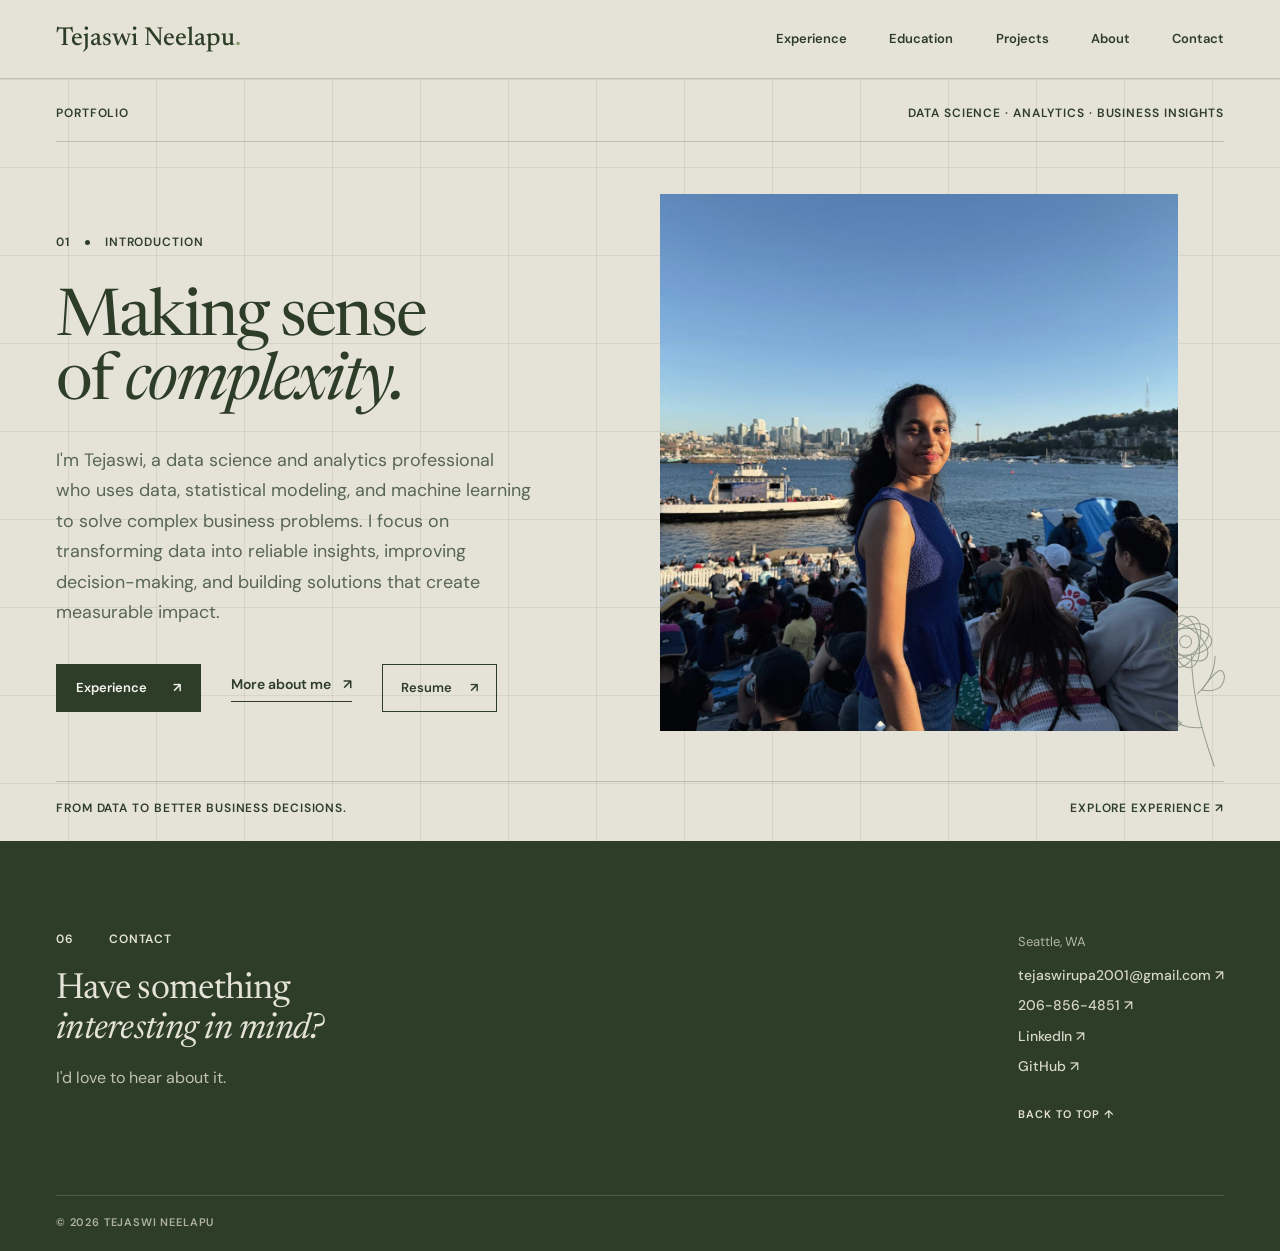
<file: index.html>
<!DOCTYPE html>
<html lang="en">
<head>
  <meta charset="UTF-8">
  <meta name="viewport" content="width=device-width, initial-scale=1">

  <meta name="theme-color" content="#e5e3d7">
  <meta name="description"
        content="Tejaswi Neelapu — Data Science, Analytics, and Business Problem Solving.">

  <title>Tejaswi Neelapu — Portfolio</title>

  <link rel="preconnect" href="https://fonts.googleapis.com">
  <link rel="preconnect" href="https://fonts.gstatic.com" crossorigin>

  <link href="https://fonts.googleapis.com/css2?family=DM+Sans:wght@400;500;600;700&family=Newsreader:opsz,wght@6..72,400;6..72,500;6..72,600&display=swap"
        rel="stylesheet">

  <link rel="stylesheet" href="./styles.css?v=20261115-heading-scale">
  <script defer src="./script.js"></script>
</head>

<body>

  <a class="skip-link" href="#main">Skip to content</a>

  <header class="site-header">
    <div class="wrap header-layout">

      <a class="wordmark" href="./">
        Tejaswi Neelapu<span class="wordmark-period">.</span>
      </a>

      <nav id="main-nav" aria-label="Main navigation">
        <a href="experience.html">Experience</a><a href="education.html">Education</a>
        <a href="projects.html">Projects</a>
        <a href="about.html">About</a>
        <a href="contact.html">Contact</a>
      </nav>

      <button
        class="mobile-menu"
        aria-controls="main-nav"
        aria-expanded="false"
        aria-label="Toggle navigation">
        <span></span>
        <span></span>
      </button>

    </div>
  </header>

  <main id="main">

    <section class="hero grid-paper"
             id="top"
             aria-labelledby="hero-title">

      <div class="wrap">

        <div class="micro hero-topline">
          <span>PORTFOLIO</span>
          <span>DATA SCIENCE · ANALYTICS · BUSINESS INSIGHTS</span>
        </div>

        <div class="hero-layout">

          <div class="hero-copy">

            <span class="index-label">
              01 <span class="section-dot"></span> INTRODUCTION
            </span>

            <h1 id="hero-title">
              Making sense<br>
              of <em>complexity.</em>
            </h1>

            <p class="hero-lead">
              I'm Tejaswi, a data science and analytics
              professional who uses data, statistical modeling,
              and machine learning to solve complex business
              problems. I focus on transforming data into reliable
              insights, improving decision-making, and building
              solutions that create measurable impact.
            </p>

            <div class="hero-actions">

              <a class="button-primary" href="experience.html">
                Experience
                <span aria-hidden="true">↗</span>
              </a>

              <a class="quiet-link" href="about.html">
                More about me
                <span aria-hidden="true">↗</span>
              </a>

              <a class="button-secondary"
                 href="https://docs.google.com/document/d/1r0PCnynH_2kTYm6OLGcbWLCYXvSWXSSyqvhRMf-GC34/edit?tab=t.0"
                 target="_blank"
                 rel="noopener noreferrer">
                Resume
                <span aria-hidden="true">↗</span>
              </a>

            </div>
          </div>

          <div class="hero-visual">

            <div class="portrait-mat">
              <img
                src="./assets/tejaswi-portrait.jpeg"
                alt="Tejaswi at the Seattle waterfront"
                fetchpriority="high">
            </div>

            <svg
              aria-hidden="true"
              class="hero-flower botanical"
              fill="none"
              viewBox="0 0 160 235">

              <path d="M80 228C79 191 76 143 94 78"/>
              <path d="M80 174C54 169 48 155 40 145"/>
              <path d="M87 129C112 117 120 100 124 88"/>

              <ellipse cx="92" cy="58" rx="18" ry="35"
                       transform="rotate(7 92 58)"/>
              <ellipse cx="92" cy="58" rx="18" ry="35"
                       transform="rotate(75 92 58)"/>
              <ellipse cx="92" cy="58" rx="18" ry="35"
                       transform="rotate(145 92 58)"/>
              <ellipse cx="92" cy="58" rx="18" ry="35"
                       transform="rotate(215 92 58)"/>
              <ellipse cx="92" cy="58" rx="18" ry="35"
                       transform="rotate(285 92 58)"/>

              <circle cx="92" cy="58" r="8"/>

              <path d="M55 160Q22 118 26 148Q34 174 55 160Z"/>
              <path d="M94 126Q132 95 128 118Q119 139 94 126Z"/>

            </svg>

          </div>
        </div>

        <div class="micro hero-baseline">
          <span>FROM DATA TO BETTER BUSINESS DECISIONS.</span>

          <a href="experience.html">
            EXPLORE EXPERIENCE
            <span aria-hidden="true">↗</span>
          </a>
        </div>

      </div>
    </section>

  </main>

  <footer id="contact">
  <div class="wrap footer-layout">
    <div class="footer-intro">
      <span class="index-label">06 <span class="section-dot"></span> CONTACT</span>
      <h2>Have something<br><em>interesting in mind?</em></h2>
      <p>I'd love to hear about it.</p>
    </div>
    <div class="footer-right">
      <div class="footer-contact-links" aria-label="Contact and social links">
        <span class="footer-location">Seattle, WA</span>
        <a href="mailto:tejaswirupa2001@gmail.com">tejaswirupa2001@gmail.com <span aria-hidden="true">↗</span></a>
        <a href="tel:+12068564851">206-856-4851 <span aria-hidden="true">↗</span></a>
        <a href="https://www.linkedin.com/in/tejaswirupa/" target="_blank" rel="noopener noreferrer">LinkedIn <span aria-hidden="true">↗</span></a>
        <a href="https://github.com/tejaswirupa" target="_blank" rel="noopener noreferrer">GitHub <span aria-hidden="true">↗</span></a>
      </div>
      <a class="back-top" href="#main">BACK TO TOP ↑</a>
    </div>
  </div>
  <div class="wrap copyright">© <span id="year">2026</span> TEJASWI NEELAPU</div>
</footer>

</body>
</html>
</file>
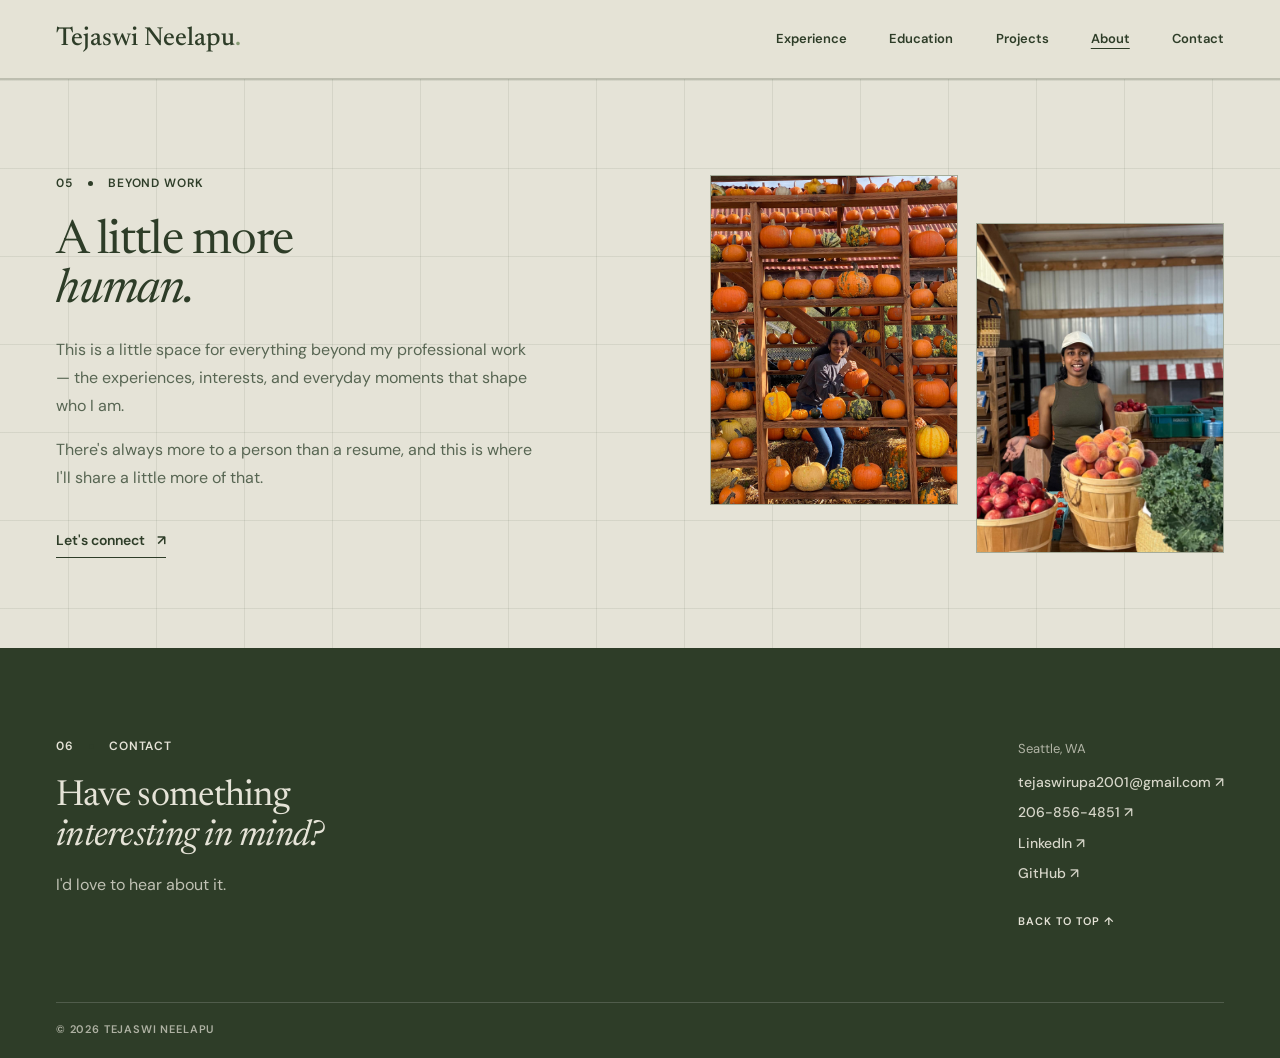
<file: about.html>
<!DOCTYPE html>
<html lang="en">
<head>
  <meta charset="UTF-8">
  <meta name="viewport" content="width=device-width, initial-scale=1">

  <meta name="theme-color" content="#e5e3d7">
  <meta name="description" content="Get to know Tejaswi Neelapu beyond her professional work.">

  <title>About — Tejaswi Neelapu</title>

  <link rel="preconnect" href="https://fonts.googleapis.com">
  <link rel="preconnect" href="https://fonts.gstatic.com" crossorigin>
  <link href="https://fonts.googleapis.com/css2?family=DM+Sans:wght@400;500;600;700&family=Newsreader:opsz,wght@6..72,400;6..72,500;6..72,600&display=swap" rel="stylesheet">

  <link rel="stylesheet" href="./styles.css?v=20261115-heading-scale">
  <script src="./script.js" defer></script>
</head>

<body>
  <a class="skip-link" href="#main">Skip to content</a>

  <header class="site-header">
    <div class="wrap header-layout">
      <a class="wordmark" href="index.html">
        Tejaswi Neelapu<span class="wordmark-period">.</span>
      </a>

      <nav id="main-nav" aria-label="Main navigation">
        <a href="experience.html">Experience</a><a href="education.html">Education</a>
        <a href="projects.html">Projects</a>
        <a href="about.html" aria-current="page">About</a>
        <a href="contact.html">Contact</a>
      </nav>

      <button
        class="mobile-menu"
        aria-label="Toggle navigation"
        aria-controls="main-nav"
        aria-expanded="false"
      >
        <span></span>
        <span></span>
      </button>
    </div>
  </header>

  <main id="main">
    <section
      class="section about-section grid-paper"
      id="about"
      aria-labelledby="about-title"
    >
      <div class="wrap about-grid">

        <div>
          <span class="index-label">
            05 <span class="section-dot"></span> BEYOND WORK
          </span>

          <h2 id="about-title">
            A little more<br>
            <em>human.</em>
          </h2>

          <p>
            This is a little space for everything beyond my
            professional work — the experiences, interests,
            and everyday moments that shape who I am.
          </p>

          <p>
            There's always more to a person than a resume,
            and this is where I'll share a little more of that.
          </p>

          <a class="quiet-link" href="contact.html">
            Let's connect <span aria-hidden="true">↗</span>
          </a>
        </div>

        <div class="personal-gallery" aria-label="Personal photographs">

          <figure>
            <img
              class="personal-photo"
              src="./assets/about-photo-1.jpeg"
              alt="Tejaswi enjoying a moment outside of work"
              loading="lazy"
            >
          </figure>

          <figure>
            <img
              class="personal-photo"
              src="./assets/about-photo-2.jpeg"
              alt="Another personal photograph of Tejaswi"
              loading="lazy"
            >
          </figure>

        </div>
      </div>
    </section>
  </main>

  <footer id="contact">
  <div class="wrap footer-layout">
    <div class="footer-intro">
      <span class="index-label">06 <span class="section-dot"></span> CONTACT</span>
      <h2>Have something<br><em>interesting in mind?</em></h2>
      <p>I'd love to hear about it.</p>
    </div>
    <div class="footer-right">
      <div class="footer-contact-links" aria-label="Contact and social links">
        <span class="footer-location">Seattle, WA</span>
        <a href="mailto:tejaswirupa2001@gmail.com">tejaswirupa2001@gmail.com <span aria-hidden="true">↗</span></a>
        <a href="tel:+12068564851">206-856-4851 <span aria-hidden="true">↗</span></a>
        <a href="https://www.linkedin.com/in/tejaswirupa/" target="_blank" rel="noopener noreferrer">LinkedIn <span aria-hidden="true">↗</span></a>
        <a href="https://github.com/tejaswirupa" target="_blank" rel="noopener noreferrer">GitHub <span aria-hidden="true">↗</span></a>
      </div>
      <a class="back-top" href="#main">BACK TO TOP ↑</a>
    </div>
  </div>
  <div class="wrap copyright">© <span id="year">2026</span> TEJASWI NEELAPU</div>
</footer>
</body>
</html>
</file>
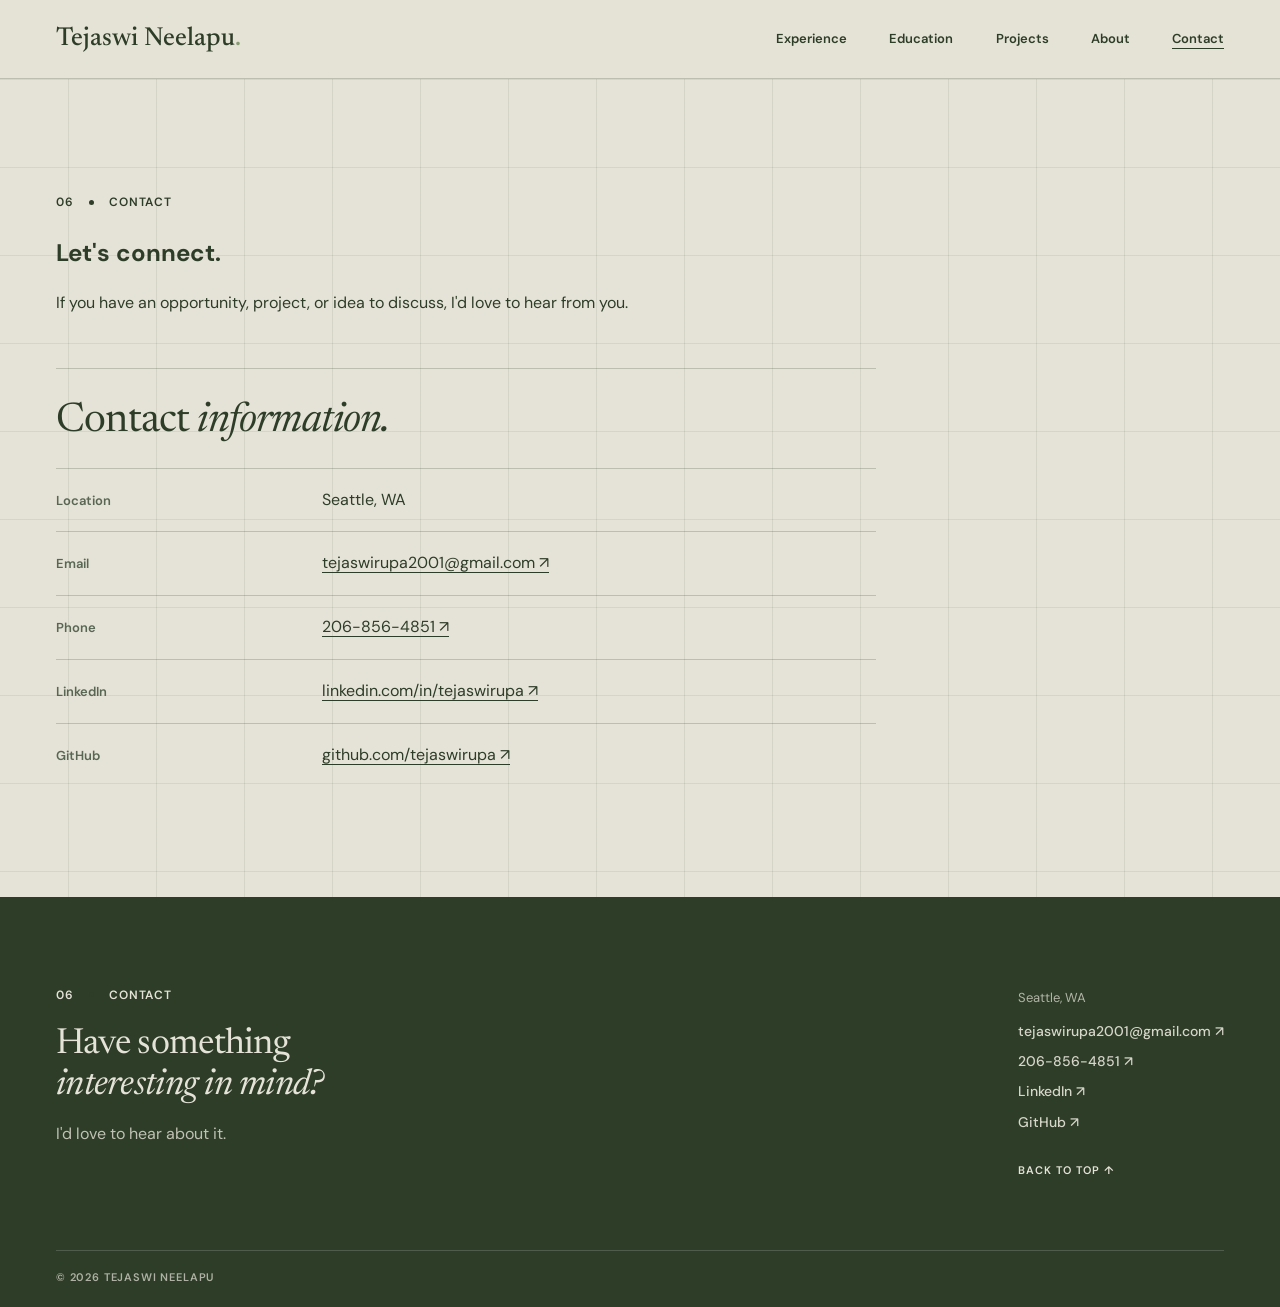
<file: contact.html>
<!DOCTYPE html>

<html lang="en">
<head>
<meta charset="utf-8"/>
<meta content="width=device-width, initial-scale=1" name="viewport"/>
<meta content="#e5e3d7" name="theme-color"/>
<meta content="Portfolio of Tejaswi Neelapu — data engineering, analytics, and applied AI." name="description"/>
<title>Contact — Tejaswi Neelapu</title>
<link href="https://fonts.googleapis.com" rel="preconnect"/>
<link crossorigin="" href="https://fonts.gstatic.com" rel="preconnect"/>
<link href="https://fonts.googleapis.com/css2?family=DM+Sans:wght@400;500;600;700&amp;family=Newsreader:opsz,wght@6..72,400;6..72,500;6..72,600&amp;display=swap" rel="stylesheet"/>
<link href="./styles.css?v=20261115-heading-scale" rel="stylesheet"/>
<script defer="" src="./script.js"></script>

<style>
/* Contact-page-only details; existing site typography and palette stay intact. */
.contact-information{max-width:820px;margin-top:52px;border-top:1px solid var(--line)}
.contact-information h2{font:400 clamp(28px,3.2vw,42px)/1.1 var(--serif);letter-spacing:-.02em;margin:30px 0 24px}
.contact-info-row{display:grid;grid-template-columns:minmax(105px,30%) minmax(0,1fr);gap:20px;align-items:baseline;border-top:1px solid var(--line);padding:19px 0}
.contact-info-row>span:first-child{font-size:13px;font-weight:600;color:var(--muted)}
.contact-info-row>span:last-child,.contact-info-row>a{font-size:16px;overflow-wrap:anywhere}
.contact-info-row>a{text-decoration:underline;text-underline-offset:4px;text-decoration-thickness:1px}
.contact-info-row>a:hover{color:var(--muted)}
@media(max-width:700px){.contact-information{margin-top:36px}.contact-info-row{grid-template-columns:1fr;gap:5px;padding:16px 0}}
</style>
</head>
<body>
<a class="skip-link" href="#main">Skip to content</a>
<header class="site-header">
<div class="wrap header-layout">
<a class="wordmark" href="index.html">Tejaswi Neelapu<span class="wordmark-period">.</span></a>
<nav aria-label="Main navigation" id="main-nav">
<a href="experience.html">Experience</a><a href="education.html">Education</a><a href="projects.html">Projects</a><a href="about.html">About</a><a aria-current="page" href="contact.html">Contact</a>
</nav>
<button aria-controls="main-nav" aria-expanded="false" aria-label="Toggle navigation" class="mobile-menu"><span></span><span></span></button>
</div>
</header>
<main id="main">




<section aria-labelledby="contact-title" class="section contact-page grid-paper">
  <div class="wrap">
    <span class="index-label">06 <span class="section-dot"></span> CONTACT</span>
    <h1 id="contact-title">Let's connect.</h1>
    <p>If you have an opportunity, project, or idea to discuss, I'd love to hear from you.</p>
    <div class="contact-information">
      <h2>Contact <em>information.</em></h2>
      <div class="contact-info-row"><span>Location</span><span>Seattle, WA</span></div>
      <div class="contact-info-row"><span>Email</span><a href="mailto:tejaswirupa2001@gmail.com">tejaswirupa2001@gmail.com ↗</a></div>
      <div class="contact-info-row"><span>Phone</span><a href="tel:+12068564851">206-856-4851 ↗</a></div>
      <div class="contact-info-row"><span>LinkedIn</span><a href="https://www.linkedin.com/in/tejaswirupa/" target="_blank" rel="noopener noreferrer">linkedin.com/in/tejaswirupa ↗</a></div>
      <div class="contact-info-row"><span>GitHub</span><a href="https://github.com/tejaswirupa" target="_blank" rel="noopener noreferrer">github.com/tejaswirupa ↗</a></div>
    </div>
  </div>
</section></main>
<footer id="contact">
  <div class="wrap footer-layout">
    <div class="footer-intro">
      <span class="index-label">06 <span class="section-dot"></span> CONTACT</span>
      <h2>Have something<br><em>interesting in mind?</em></h2>
      <p>I'd love to hear about it.</p>
    </div>
    <div class="footer-right">
      <div class="footer-contact-links" aria-label="Contact and social links">
        <span class="footer-location">Seattle, WA</span>
        <a href="mailto:tejaswirupa2001@gmail.com">tejaswirupa2001@gmail.com <span aria-hidden="true">↗</span></a>
        <a href="tel:+12068564851">206-856-4851 <span aria-hidden="true">↗</span></a>
        <a href="https://www.linkedin.com/in/tejaswirupa/" target="_blank" rel="noopener noreferrer">LinkedIn <span aria-hidden="true">↗</span></a>
        <a href="https://github.com/tejaswirupa" target="_blank" rel="noopener noreferrer">GitHub <span aria-hidden="true">↗</span></a>
      </div>
      <a class="back-top" href="#main">BACK TO TOP ↑</a>
    </div>
  </div>
  <div class="wrap copyright">© <span id="year">2026</span> TEJASWI NEELAPU</div>
</footer>
</body>
</html>
</file>
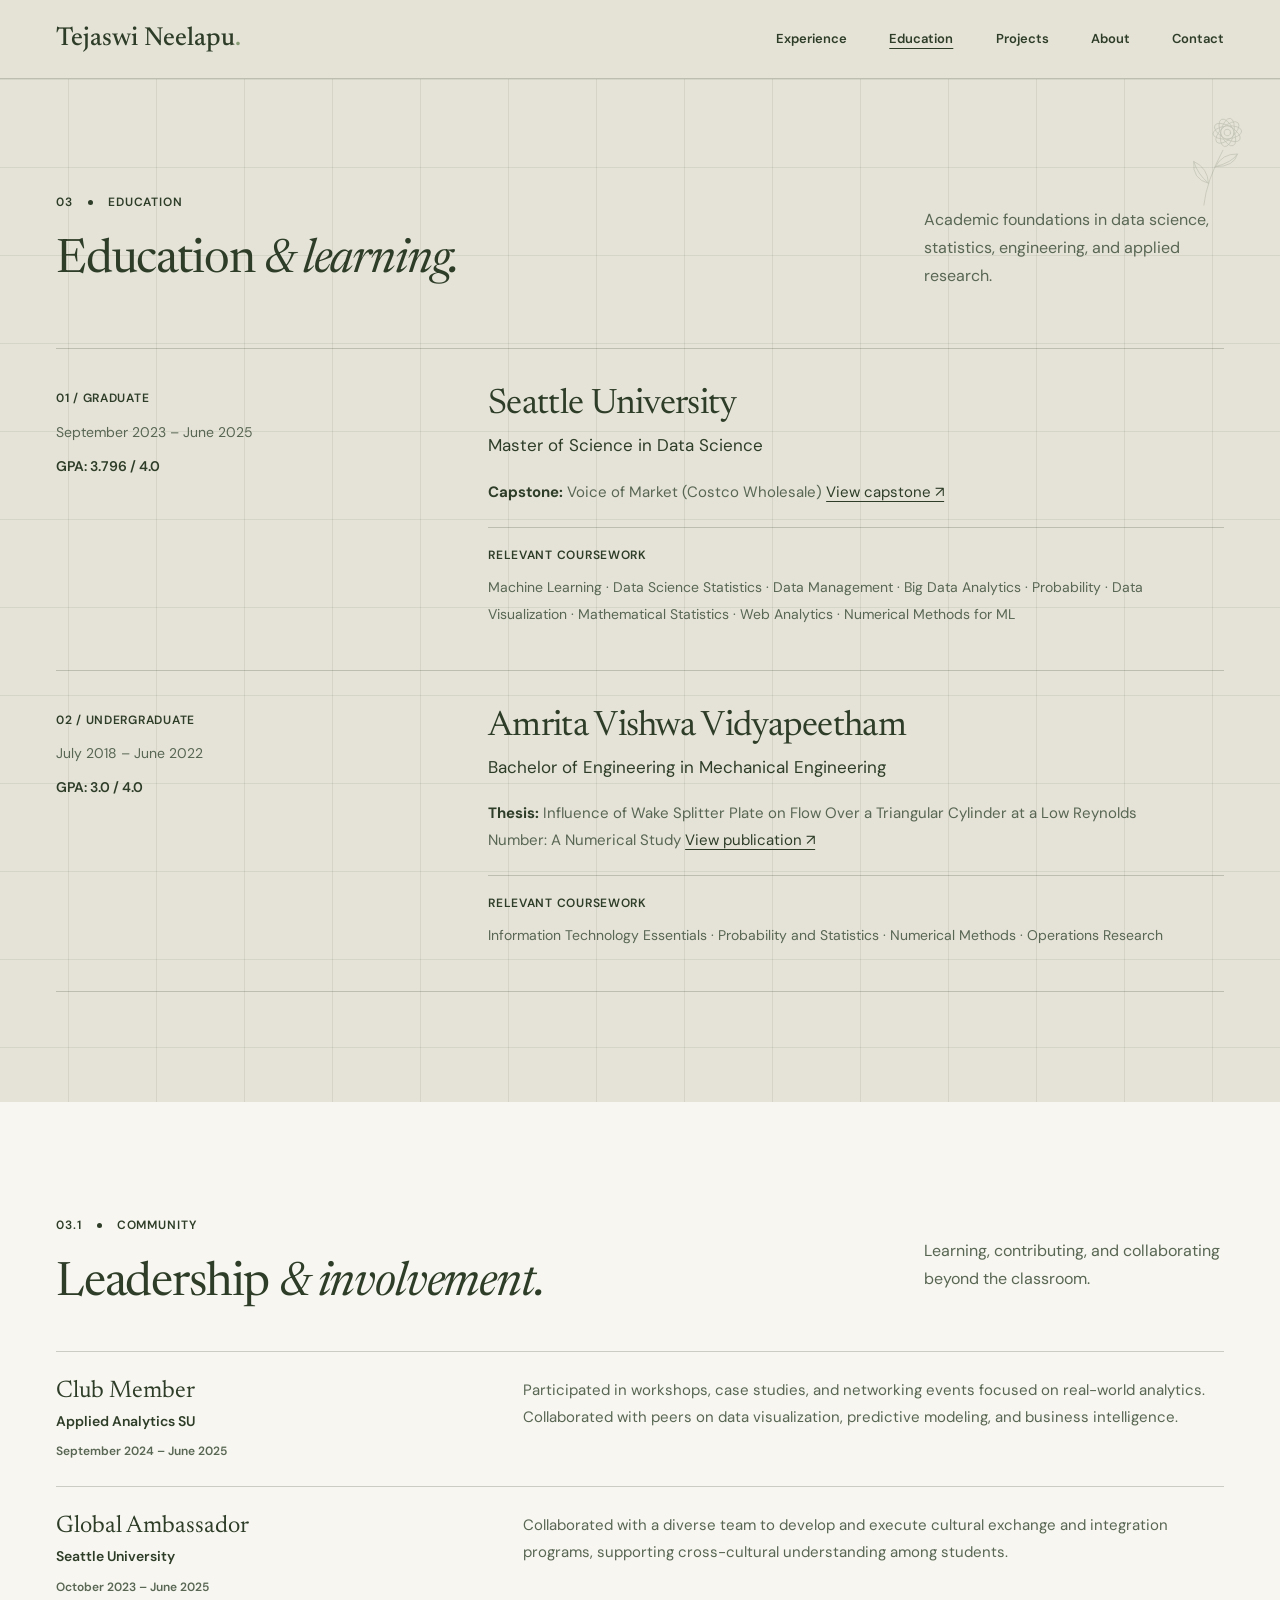
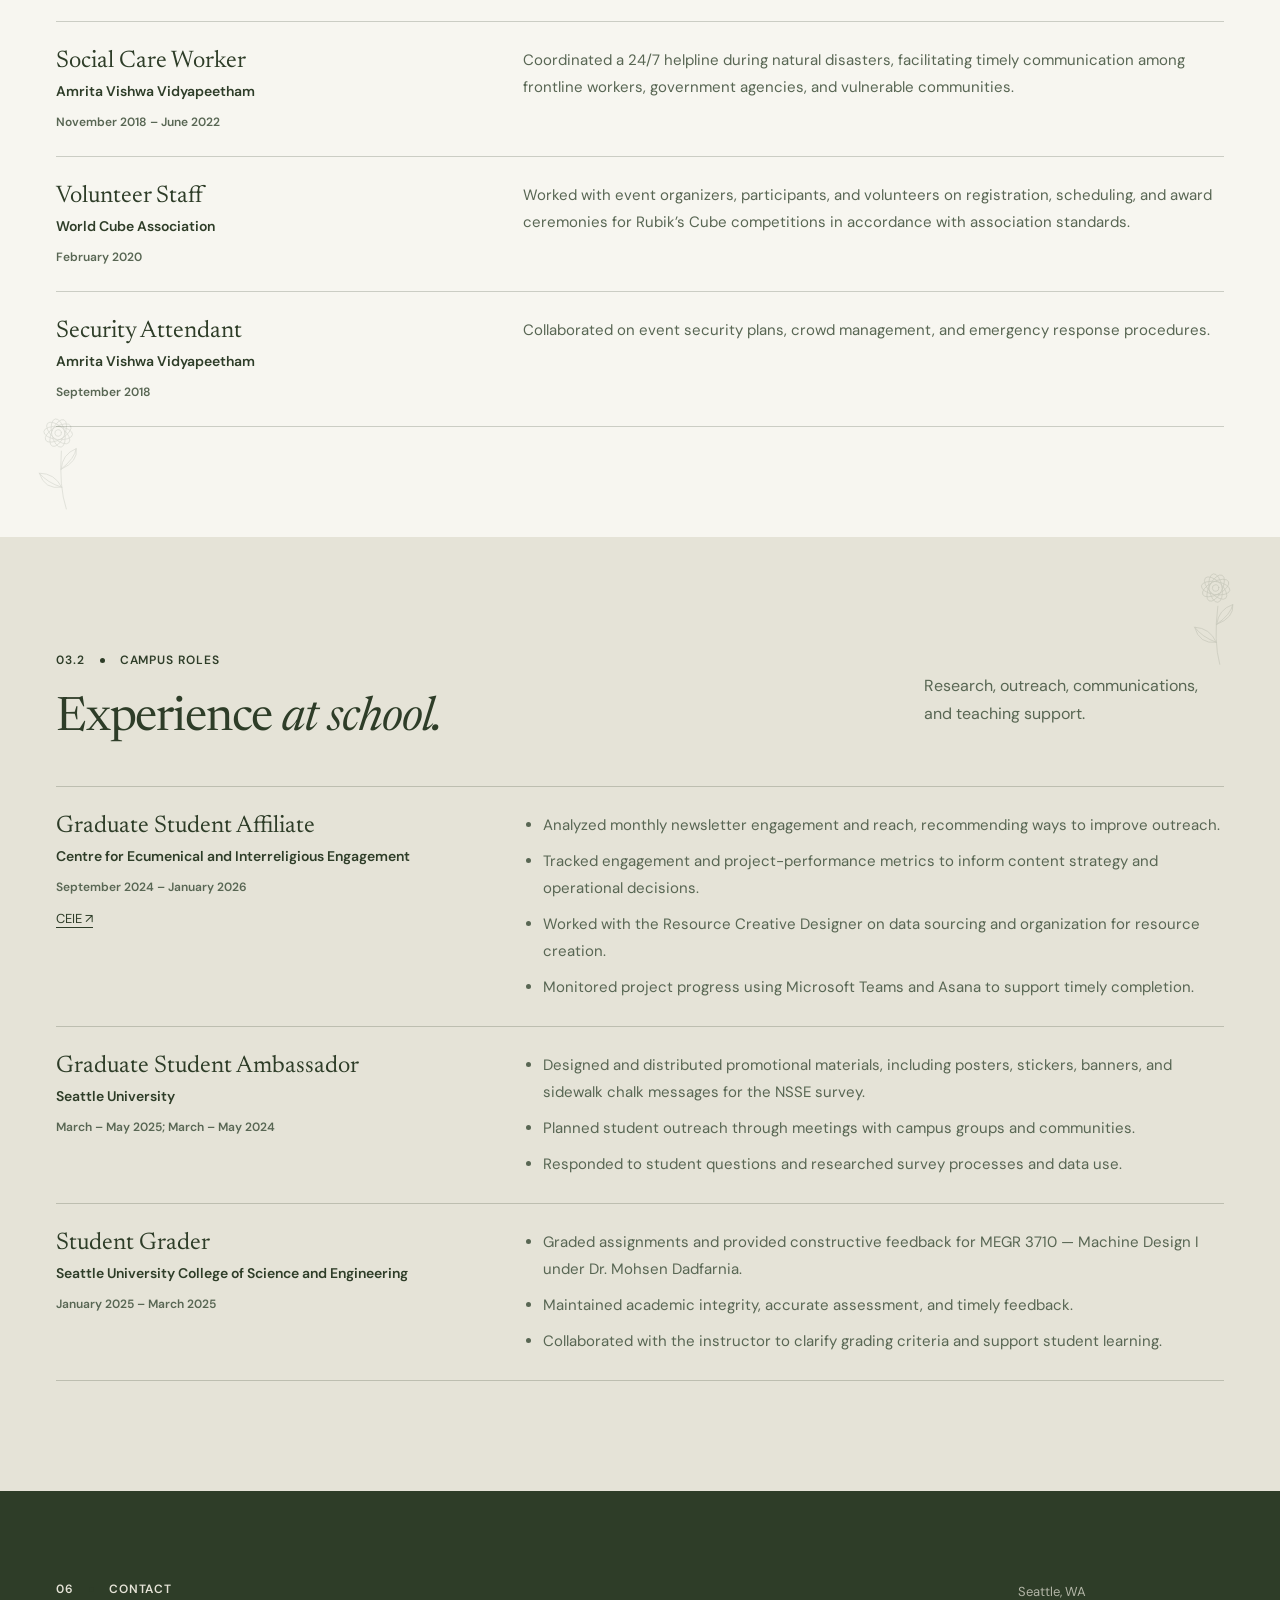
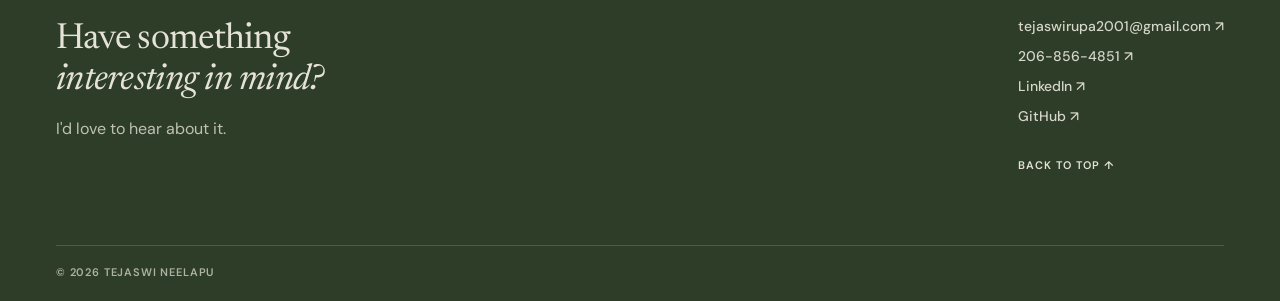
<file: education.html>
<!DOCTYPE html>
<html lang="en">
<head>
  <meta charset="UTF-8">
  <meta name="viewport" content="width=device-width, initial-scale=1">
  <meta name="theme-color" content="#e5e3d7">
  <meta name="description" content="Education, academic work, leadership, and university involvement of Tejaswi Neelapu.">
  <title>Education — Tejaswi Neelapu</title>
  <link rel="preconnect" href="https://fonts.googleapis.com">
  <link rel="preconnect" href="https://fonts.gstatic.com" crossorigin>
  <link href="https://fonts.googleapis.com/css2?family=DM+Sans:wght@400;500;600;700&family=Newsreader:opsz,wght@6..72,400;6..72,500;6..72,600&display=swap" rel="stylesheet">
  <link rel="stylesheet" href="./styles.css?v=20261115-heading-scale">
  <script defer src="./script.js"></script>
</head>
<body>
  <a class="skip-link" href="#main">Skip to content</a>
  <header class="site-header">
    <div class="wrap header-layout">
      <a class="wordmark" href="index.html">Tejaswi Neelapu<span class="wordmark-period">.</span></a>
      <nav id="main-nav" aria-label="Main navigation">
        <a href="experience.html">Experience</a>
        <a href="education.html" aria-current="page">Education</a>
        <a href="projects.html">Projects</a>
        <a href="about.html">About</a>
        <a href="contact.html">Contact</a>
      </nav>
      <button class="mobile-menu" aria-controls="main-nav" aria-expanded="false" aria-label="Toggle navigation"><span></span><span></span></button>
    </div>
  </header>

  <main id="main">
    <section class="section grid-paper education-section" aria-labelledby="education-title">
    <svg class="mini-flower mini-flower-1" aria-hidden="true" viewBox="0 0 110 160" fill="none" focusable="false">
      <path d="M52 155 Q48 119 63 67 M52 121 Q32 110 23 93 M57 94 Q81 82 86 68"/>
      <path d="M52 121 Q26 120 23 93 Q46 98 52 121 Z M57 94 Q85 88 86 68 Q63 72 57 94 Z"/>
      <ellipse cx="64" cy="39" rx="10" ry="22" transform="rotate(0 64 39)"/>
      <ellipse cx="64" cy="39" rx="10" ry="22" transform="rotate(72 64 39)"/>
      <ellipse cx="64" cy="39" rx="10" ry="22" transform="rotate(144 64 39)"/>
      <ellipse cx="64" cy="39" rx="10" ry="22" transform="rotate(216 64 39)"/>
      <ellipse cx="64" cy="39" rx="10" ry="22" transform="rotate(288 64 39)"/>
      <circle cx="64" cy="39" r="5"/>
    </svg>
      <div class="wrap">
        <div class="section-top">
          <div>
            <span class="index-label">03 <span class="section-dot"></span> EDUCATION</span>
            <h1 class="education-page-title" id="education-title">Education <em>&amp; learning.</em></h1>
          </div>
          <p>Academic foundations in data science, statistics, engineering, and applied research.</p>
        </div>

        <div class="education-entries">
          <article class="education-entry">
            <div class="education-entry-side">
              <span class="education-label">01 / GRADUATE</span>
              <p class="education-date">September 2023 – June 2025</p>
              <p class="education-gpa">GPA: 3.796 / 4.0</p>
            </div>
            <div class="education-entry-main">
              <h2>Seattle University</h2>
              <p class="education-degree">Master of Science in Data Science</p>
              <p class="education-detail"><strong>Capstone:</strong> Voice of Market (Costco Wholesale) <a href="https://www.seattleu.edu/newsroom/2025/innovation-and-ingenuity-fuel-projects-day.php" target="_blank" rel="noopener noreferrer">View capstone ↗</a></p>
              <div class="education-courses"><h3>Relevant coursework</h3><p>Machine Learning · Data Science Statistics · Data Management · Big Data Analytics · Probability · Data Visualization · Mathematical Statistics · Web Analytics · Numerical Methods for ML</p></div>
            </div>
          </article>

          <article class="education-entry">
            <div class="education-entry-side">
              <span class="education-label">02 / UNDERGRADUATE</span>
              <p class="education-date">July 2018 – June 2022</p>
              <p class="education-gpa">GPA: 3.0 / 4.0</p>
            </div>
            <div class="education-entry-main">
              <h2>Amrita Vishwa Vidyapeetham</h2>
              <p class="education-degree">Bachelor of Engineering in Mechanical Engineering</p>
              <p class="education-detail"><strong>Thesis:</strong> Influence of Wake Splitter Plate on Flow Over a Triangular Cylinder at a Low Reynolds Number: A Numerical Study <a href="https://link.springer.com/chapter/10.1007/978-981-99-2382-3_43" target="_blank" rel="noopener noreferrer">View publication ↗</a></p>
              <div class="education-courses"><h3>Relevant coursework</h3><p>Information Technology Essentials · Probability and Statistics · Numerical Methods · Operations Research</p></div>
            </div>
          </article>
        </div>
      </div>
    </section>

    <section class="section education-involvement" aria-labelledby="leadership-title">
    <svg class="mini-flower mini-flower-2" aria-hidden="true" viewBox="0 0 110 160" fill="none" focusable="false">
      <path d="M52 155 Q48 119 63 67 M52 121 Q32 110 23 93 M57 94 Q81 82 86 68"/>
      <path d="M52 121 Q26 120 23 93 Q46 98 52 121 Z M57 94 Q85 88 86 68 Q63 72 57 94 Z"/>
      <ellipse cx="64" cy="39" rx="10" ry="22" transform="rotate(0 64 39)"/>
      <ellipse cx="64" cy="39" rx="10" ry="22" transform="rotate(72 64 39)"/>
      <ellipse cx="64" cy="39" rx="10" ry="22" transform="rotate(144 64 39)"/>
      <ellipse cx="64" cy="39" rx="10" ry="22" transform="rotate(216 64 39)"/>
      <ellipse cx="64" cy="39" rx="10" ry="22" transform="rotate(288 64 39)"/>
      <circle cx="64" cy="39" r="5"/>
    </svg>
      <div class="wrap">
        <div class="section-top">
          <div>
            <span class="index-label">03.1 <span class="section-dot"></span> COMMUNITY</span>
            <h2 id="leadership-title">Leadership <em>&amp; involvement.</em></h2>
          </div>
          <p>Learning, contributing, and collaborating beyond the classroom.</p>
        </div>
        <div class="education-activity-list">
          <article class="education-activity"><div><h3>Club Member</h3><p class="activity-affiliation">Applied Analytics SU</p><span class="activity-date">September 2024 – June 2025</span></div><p>Participated in workshops, case studies, and networking events focused on real-world analytics. Collaborated with peers on data visualization, predictive modeling, and business intelligence.</p></article>
          <article class="education-activity"><div><h3>Global Ambassador</h3><p class="activity-affiliation">Seattle University</p><span class="activity-date">October 2023 – June 2025</span></div><p>Collaborated with a diverse team to develop and execute cultural exchange and integration programs, supporting cross-cultural understanding among students.</p></article>
          <article class="education-activity"><div><h3>Social Care Worker</h3><p class="activity-affiliation">Amrita Vishwa Vidyapeetham</p><span class="activity-date">November 2018 – June 2022</span></div><p>Coordinated a 24/7 helpline during natural disasters, facilitating timely communication among frontline workers, government agencies, and vulnerable communities.</p></article>
          <article class="education-activity"><div><h3>Volunteer Staff</h3><p class="activity-affiliation">World Cube Association</p><span class="activity-date">February 2020</span></div><p>Worked with event organizers, participants, and volunteers on registration, scheduling, and award ceremonies for Rubik’s Cube competitions in accordance with association standards.</p></article>
          <article class="education-activity"><div><h3>Security Attendant</h3><p class="activity-affiliation">Amrita Vishwa Vidyapeetham</p><span class="activity-date">September 2018</span></div><p>Collaborated on event security plans, crowd management, and emergency response procedures.</p></article>
        </div>
      </div>
    </section>

    <section class="section grid-paper education-campus" aria-labelledby="campus-title">
    <svg class="mini-flower mini-flower-3" aria-hidden="true" viewBox="0 0 110 160" fill="none" focusable="false">
      <path d="M52 155 Q48 119 63 67 M52 121 Q32 110 23 93 M57 94 Q81 82 86 68"/>
      <path d="M52 121 Q26 120 23 93 Q46 98 52 121 Z M57 94 Q85 88 86 68 Q63 72 57 94 Z"/>
      <ellipse cx="64" cy="39" rx="10" ry="22" transform="rotate(0 64 39)"/>
      <ellipse cx="64" cy="39" rx="10" ry="22" transform="rotate(72 64 39)"/>
      <ellipse cx="64" cy="39" rx="10" ry="22" transform="rotate(144 64 39)"/>
      <ellipse cx="64" cy="39" rx="10" ry="22" transform="rotate(216 64 39)"/>
      <ellipse cx="64" cy="39" rx="10" ry="22" transform="rotate(288 64 39)"/>
      <circle cx="64" cy="39" r="5"/>
    </svg>
      <div class="wrap">
        <div class="section-top">
          <div>
            <span class="index-label">03.2 <span class="section-dot"></span> CAMPUS ROLES</span>
            <h2 id="campus-title">Experience <em>at school.</em></h2>
          </div>
          <p>Research, outreach, communications, and teaching support.</p>
        </div>
        <div class="education-activity-list">
          <article class="education-activity"><div><h3>Graduate Student Affiliate</h3><p class="activity-affiliation">Centre for Ecumenical and Interreligious Engagement</p><span class="activity-date">September 2024 – January 2026</span><p class="activity-link"><a href="https://www.linkedin.com/company/seattleuceie/" target="_blank" rel="noopener noreferrer">CEIE ↗</a></p></div><ul><li>Analyzed monthly newsletter engagement and reach, recommending ways to improve outreach.</li><li>Tracked engagement and project-performance metrics to inform content strategy and operational decisions.</li><li>Worked with the Resource Creative Designer on data sourcing and organization for resource creation.</li><li>Monitored project progress using Microsoft Teams and Asana to support timely completion.</li></ul></article>
          <article class="education-activity"><div><h3>Graduate Student Ambassador</h3><p class="activity-affiliation">Seattle University</p><span class="activity-date">March – May 2025; March – May 2024</span></div><ul><li>Designed and distributed promotional materials, including posters, stickers, banners, and sidewalk chalk messages for the NSSE survey.</li><li>Planned student outreach through meetings with campus groups and communities.</li><li>Responded to student questions and researched survey processes and data use.</li></ul></article>
          <article class="education-activity"><div><h3>Student Grader</h3><p class="activity-affiliation">Seattle University College of Science and Engineering</p><span class="activity-date">January 2025 – March 2025</span></div><ul><li>Graded assignments and provided constructive feedback for MEGR 3710 — Machine Design I under Dr. Mohsen Dadfarnia.</li><li>Maintained academic integrity, accurate assessment, and timely feedback.</li><li>Collaborated with the instructor to clarify grading criteria and support student learning.</li></ul></article>
        </div>
      </div>
    </section>
  </main>
  <footer id="contact">
  <div class="wrap footer-layout">
    <div class="footer-intro">
      <span class="index-label">06 <span class="section-dot"></span> CONTACT</span>
      <h2>Have something<br><em>interesting in mind?</em></h2>
      <p>I'd love to hear about it.</p>
    </div>
    <div class="footer-right">
      <div class="footer-contact-links" aria-label="Contact and social links">
        <span class="footer-location">Seattle, WA</span>
        <a href="mailto:tejaswirupa2001@gmail.com">tejaswirupa2001@gmail.com <span aria-hidden="true">↗</span></a>
        <a href="tel:+12068564851">206-856-4851 <span aria-hidden="true">↗</span></a>
        <a href="https://www.linkedin.com/in/tejaswirupa/" target="_blank" rel="noopener noreferrer">LinkedIn <span aria-hidden="true">↗</span></a>
        <a href="https://github.com/tejaswirupa" target="_blank" rel="noopener noreferrer">GitHub <span aria-hidden="true">↗</span></a>
      </div>
      <a class="back-top" href="#main">BACK TO TOP ↑</a>
    </div>
  </div>
  <div class="wrap copyright">© <span id="year">2026</span> TEJASWI NEELAPU</div>
</footer>
</body>
</html>
</file>
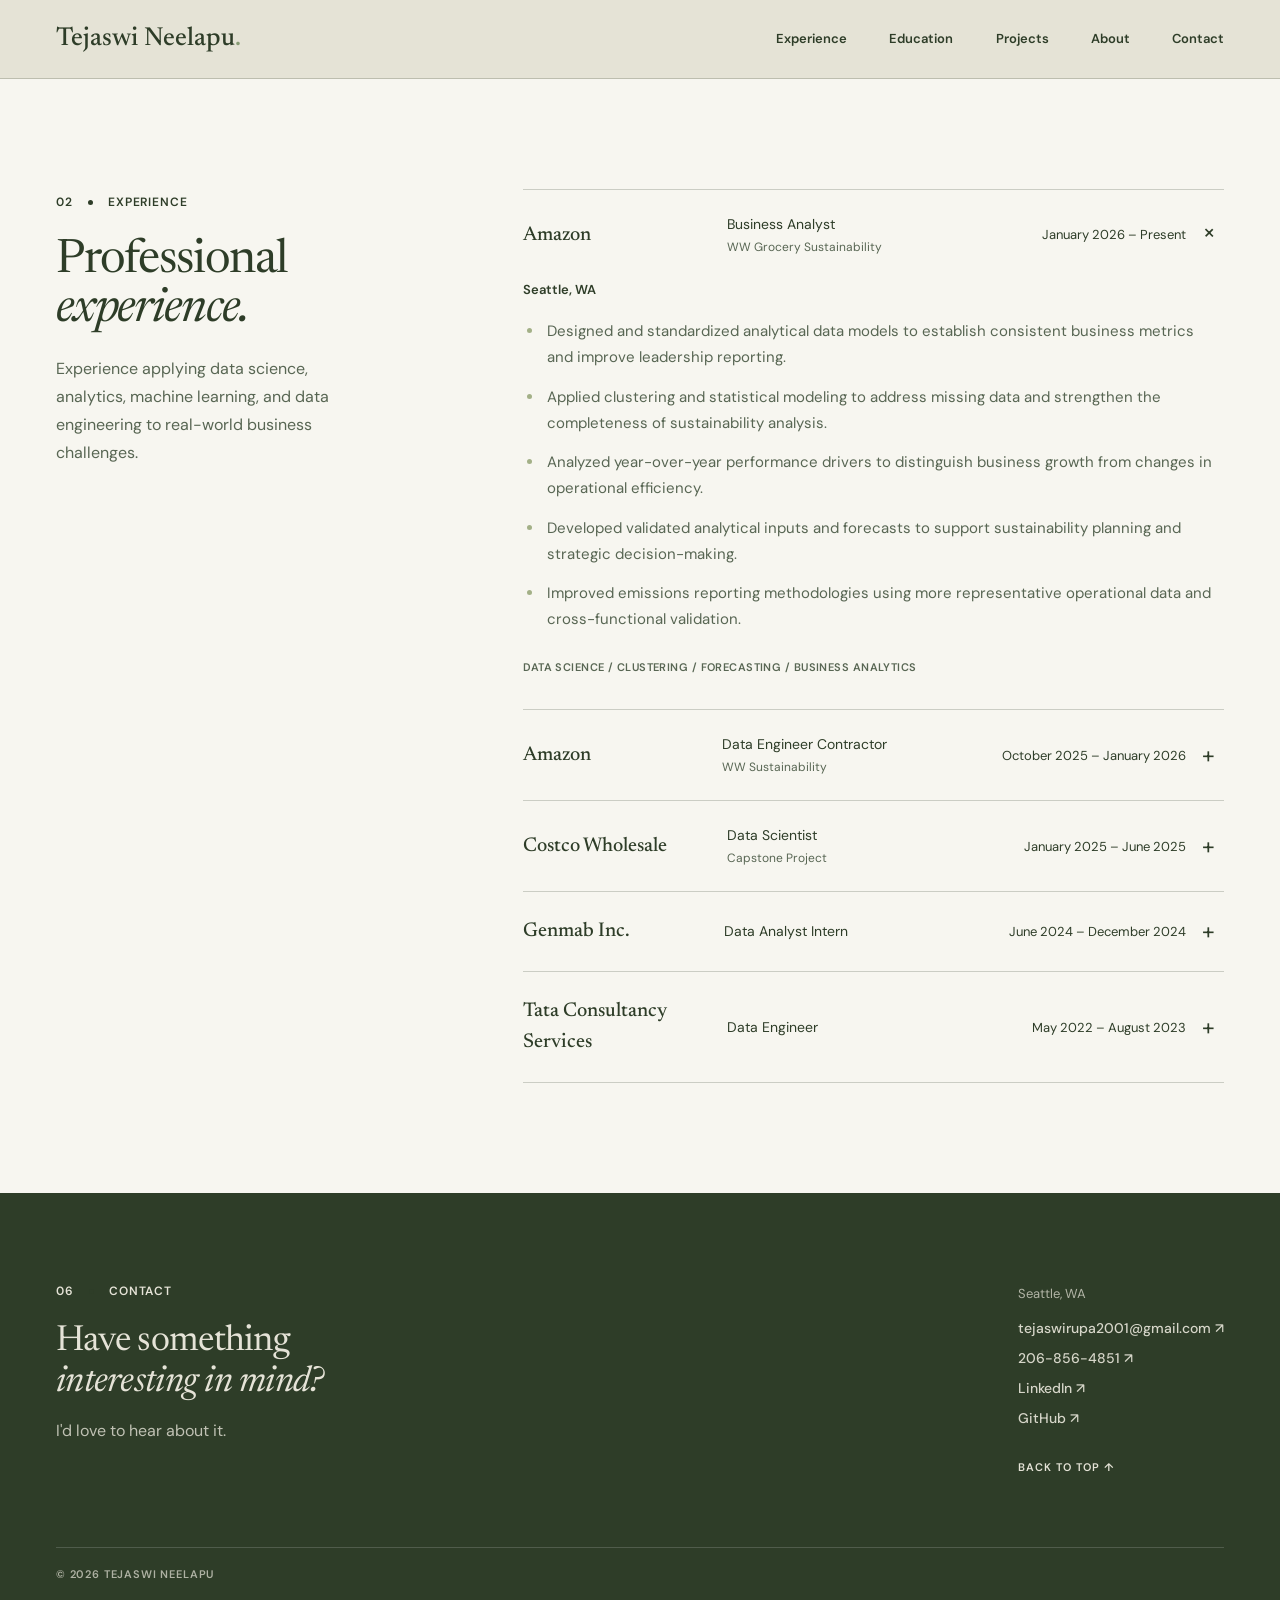
<file: experience.html>
<!DOCTYPE html>
<html lang="en">
<head>
  <meta charset="UTF-8">
  <meta name="viewport" content="width=device-width, initial-scale=1">

  <meta name="theme-color" content="#e5e3d7">
  <meta name="description"
        content="Professional experience of Tejaswi Neelapu in data science, analytics, machine learning, and data engineering.">

  <title>Experience — Tejaswi Neelapu</title>

  <link rel="preconnect" href="https://fonts.googleapis.com">
  <link rel="preconnect" href="https://fonts.gstatic.com" crossorigin>

  <link href="https://fonts.googleapis.com/css2?family=DM+Sans:wght@400;500;600;700&family=Newsreader:opsz,wght@6..72,400;6..72,500;6..72,600&display=swap"
        rel="stylesheet">

  <link rel="stylesheet" href="./styles.css?v=20261115-heading-scale">
  <script defer src="./script.js"></script>
</head>

<body>

  <a class="skip-link" href="#main">Skip to content</a>

  <header class="site-header">
    <div class="wrap header-layout">

      <a class="wordmark" href="./">
        Tejaswi Neelapu<span class="wordmark-period">.</span>
      </a>

      <nav id="main-nav" aria-label="Main navigation">
        <a href="experience.html">Experience</a><a href="education.html">Education</a>
        <a href="projects.html">Projects</a>
        <a href="about.html">About</a>
        <a href="contact.html">Contact</a>
      </nav>

      <button
        class="mobile-menu"
        aria-label="Toggle navigation"
        aria-controls="main-nav"
        aria-expanded="false">
        <span></span>
        <span></span>
      </button>

    </div>
  </header>

  <main id="main">

    <section
      class="section experience-section grid-paper"
      aria-labelledby="experience-title">

      <div class="wrap section-grid">

        <div class="section-intro">

          <span class="index-label">
            02 <span class="section-dot"></span> EXPERIENCE
          </span>

          <h2 id="experience-title">
            Professional<br>
            <em>experience.</em>
          </h2>

          <p>
            Experience applying data science, analytics,
            machine learning, and data engineering to
            real-world business challenges.
          </p>

        </div>

        <div class="experience-list">

          <!-- AMAZON BUSINESS ANALYST -->

          <details class="experience-row" open>
            <summary>
              <span class="company">Amazon</span>

              <span class="role">
                Business Analyst<br>
                <small>WW Grocery Sustainability</small>
              </span>

              <span class="date">
                January 2026 – Present
              </span>

              <span class="expand-symbol" aria-hidden="true">+</span>
            </summary>

            <div class="experience-detail">

              <p class="job-location">Seattle, WA</p>

              <ul class="achievement-list">
                <li>
                  Designed and standardized analytical data
                  models to establish consistent business
                  metrics and improve leadership reporting.
                </li>

                <li>
                  Applied clustering and statistical modeling
                  to address missing data and strengthen the
                  completeness of sustainability analysis.
                </li>

                <li>
                  Analyzed year-over-year performance drivers
                  to distinguish business growth from changes
                  in operational efficiency.
                </li>

                <li>
                  Developed validated analytical inputs
                  and forecasts to support sustainability
                  planning and strategic decision-making.
                </li>

                <li>
                  Improved emissions reporting methodologies
                  using more representative operational data
                  and cross-functional validation.
                </li>
              </ul>

              <span class="tags">
                DATA SCIENCE / CLUSTERING / FORECASTING /
                BUSINESS ANALYTICS
              </span>

            </div>
          </details>

          <!-- AMAZON DATA ENGINEER -->

          <details class="experience-row">
            <summary>
              <span class="company">Amazon</span>

              <span class="role">
                Data Engineer Contractor<br>
                <small>WW Sustainability</small>
              </span>

              <span class="date">
                October 2025 – January 2026
              </span>

              <span class="expand-symbol" aria-hidden="true">+</span>
            </summary>

            <div class="experience-detail">

              <p class="job-location">Seattle, WA</p>

              <ul class="achievement-list">
                <li>
                  Analyzed 10+ material lifecycle datasets
                  to identify waste and carbon-impact trends,
                  supporting data-driven decisions on
                  circularity and sustainability initiatives.
                </li>

                <li>
                  Automated 3+ Material Flow Analysis workflows
                  using AWS S3, Glue, Lambda, and Redshift,
                  reducing manual processing by 25%+ and
                  enabling scalable sustainability reporting.
                </li>

                <li>
                  Built forecasting and KPI dashboards in
                  QuickSight for 5+ scientists and stakeholders,
                  shortening time-to-insight by 20%+.
                </li>
              </ul>

              <span class="tags">
                AWS / REDSHIFT / ETL / QUICKSIGHT /
                SUSTAINABILITY ANALYTICS
              </span>

            </div>
          </details>

          <!-- COSTCO -->

          <details class="experience-row">
            <summary>
              <span class="company">Costco Wholesale</span>

              <span class="role">
                Data Scientist<br>
                <small>Capstone Project</small>
              </span>

              <span class="date">
                January 2025 – June 2025
              </span>

              <span class="expand-symbol" aria-hidden="true">+</span>
            </summary>

            <div class="experience-detail">

              <p class="job-location">Seattle, WA</p>

              <ul class="achievement-list">
                <li>
                  Raised sentiment classification accuracy
                  to 79.3% with a weighted VADER + BERT
                  ensemble applied to 400K+ customer comments
                  from five social platforms.
                </li>

                <li>
                  Categorized feedback across 400+ product
                  subcategories using LDA topic extraction
                  and sentence-transformer embeddings for
                  semantic mapping.
                </li>

                <li>
                  Built extractive and abstractive summarization
                  pipelines using T5 and PEGASUS, reducing
                  manual review time by 35%.
                </li>

                <li>
                  Built an LLM-powered insights chatbot
                  using Gemini 1.5 Pro and Chainlit,
                  evaluating outputs against manually
                  annotated samples for accuracy and
                  business relevance.
                </li>

                <li>
                  Delivered NLP insights through Power BI,
                  helping product and marketing teams
                  identify and act on sentiment trends.
                </li>
              </ul>

              <span class="tags">
                NLP / BERT / LLM / PYTHON /
                POWER BI / MACHINE LEARNING
              </span>

            </div>
          </details>

          <!-- GENMAB -->

          <details class="experience-row">
            <summary>
              <span class="company">Genmab Inc.</span>

              <span class="role">
                Data Analyst Intern
              </span>

              <span class="date">
                June 2024 – December 2024
              </span>

              <span class="expand-symbol" aria-hidden="true">+</span>
            </summary>

            <div class="experience-detail">

              <p class="job-location">Princeton, NJ</p>

              <ul class="achievement-list">
                <li>
                  Developed and optimized dbt and Snowflake
                  data pipelines and SQL transformations for
                  recruitment analytics, reducing transformation
                  time by 25% and improving data quality.
                </li>

                <li>
                  Built Tableau dashboards to visualize
                  participant geolocation and operational KPIs,
                  enabling faster project-level decisions for
                  cross-functional teams.
                </li>

                <li>
                  Applied regression and Prophet forecasting
                  models to predict recruitment timelines
                  with 20% higher accuracy, supporting
                  project planning and resource allocation.
                </li>
              </ul>

              <span class="tags">
                SQL / DBT / SNOWFLAKE / TABLEAU /
                REGRESSION / FORECASTING
              </span>

            </div>
          </details>

          <!-- TCS -->

          <details class="experience-row">
            <summary>
              <span class="company">
                Tata Consultancy Services
              </span>

              <span class="role">
                Data Engineer
              </span>

              <span class="date">
                May 2022 – August 2023
              </span>

              <span class="expand-symbol" aria-hidden="true">+</span>
            </summary>

            <div class="experience-detail">

              <p class="job-location">Bangalore, India</p>

              <ul class="achievement-list">
                <li>
                  Built and maintained ETL pipelines using
                  AWS and Snowflake for 500K+ supplier and
                  logistics records, improving query
                  performance by 40% and supporting
                  scalable downstream analytics.
                </li>

                <li>
                  Developed QuickSight dashboards for supplier
                  compliance and inventory KPIs, translating
                  operational data into actionable insights
                  for business and leadership stakeholders.
                </li>

                <li>
                  Improved data quality by 15% through
                  validation checks, documented data lineage,
                  and standardized reporting logic across
                  cross-functional teams.
                </li>
              </ul>

              <span class="tags">
                AWS / SNOWFLAKE / ETL / SQL /
                QUICKSIGHT / DATA QUALITY
              </span>

            </div>
          </details>

        </div>
      </div>
    </section>

  </main>

  <footer id="contact">
  <div class="wrap footer-layout">
    <div class="footer-intro">
      <span class="index-label">06 <span class="section-dot"></span> CONTACT</span>
      <h2>Have something<br><em>interesting in mind?</em></h2>
      <p>I'd love to hear about it.</p>
    </div>
    <div class="footer-right">
      <div class="footer-contact-links" aria-label="Contact and social links">
        <span class="footer-location">Seattle, WA</span>
        <a href="mailto:tejaswirupa2001@gmail.com">tejaswirupa2001@gmail.com <span aria-hidden="true">↗</span></a>
        <a href="tel:+12068564851">206-856-4851 <span aria-hidden="true">↗</span></a>
        <a href="https://www.linkedin.com/in/tejaswirupa/" target="_blank" rel="noopener noreferrer">LinkedIn <span aria-hidden="true">↗</span></a>
        <a href="https://github.com/tejaswirupa" target="_blank" rel="noopener noreferrer">GitHub <span aria-hidden="true">↗</span></a>
      </div>
      <a class="back-top" href="#main">BACK TO TOP ↑</a>
    </div>
  </div>
  <div class="wrap copyright">© <span id="year">2026</span> TEJASWI NEELAPU</div>
</footer>

</body>
</html>
</file>
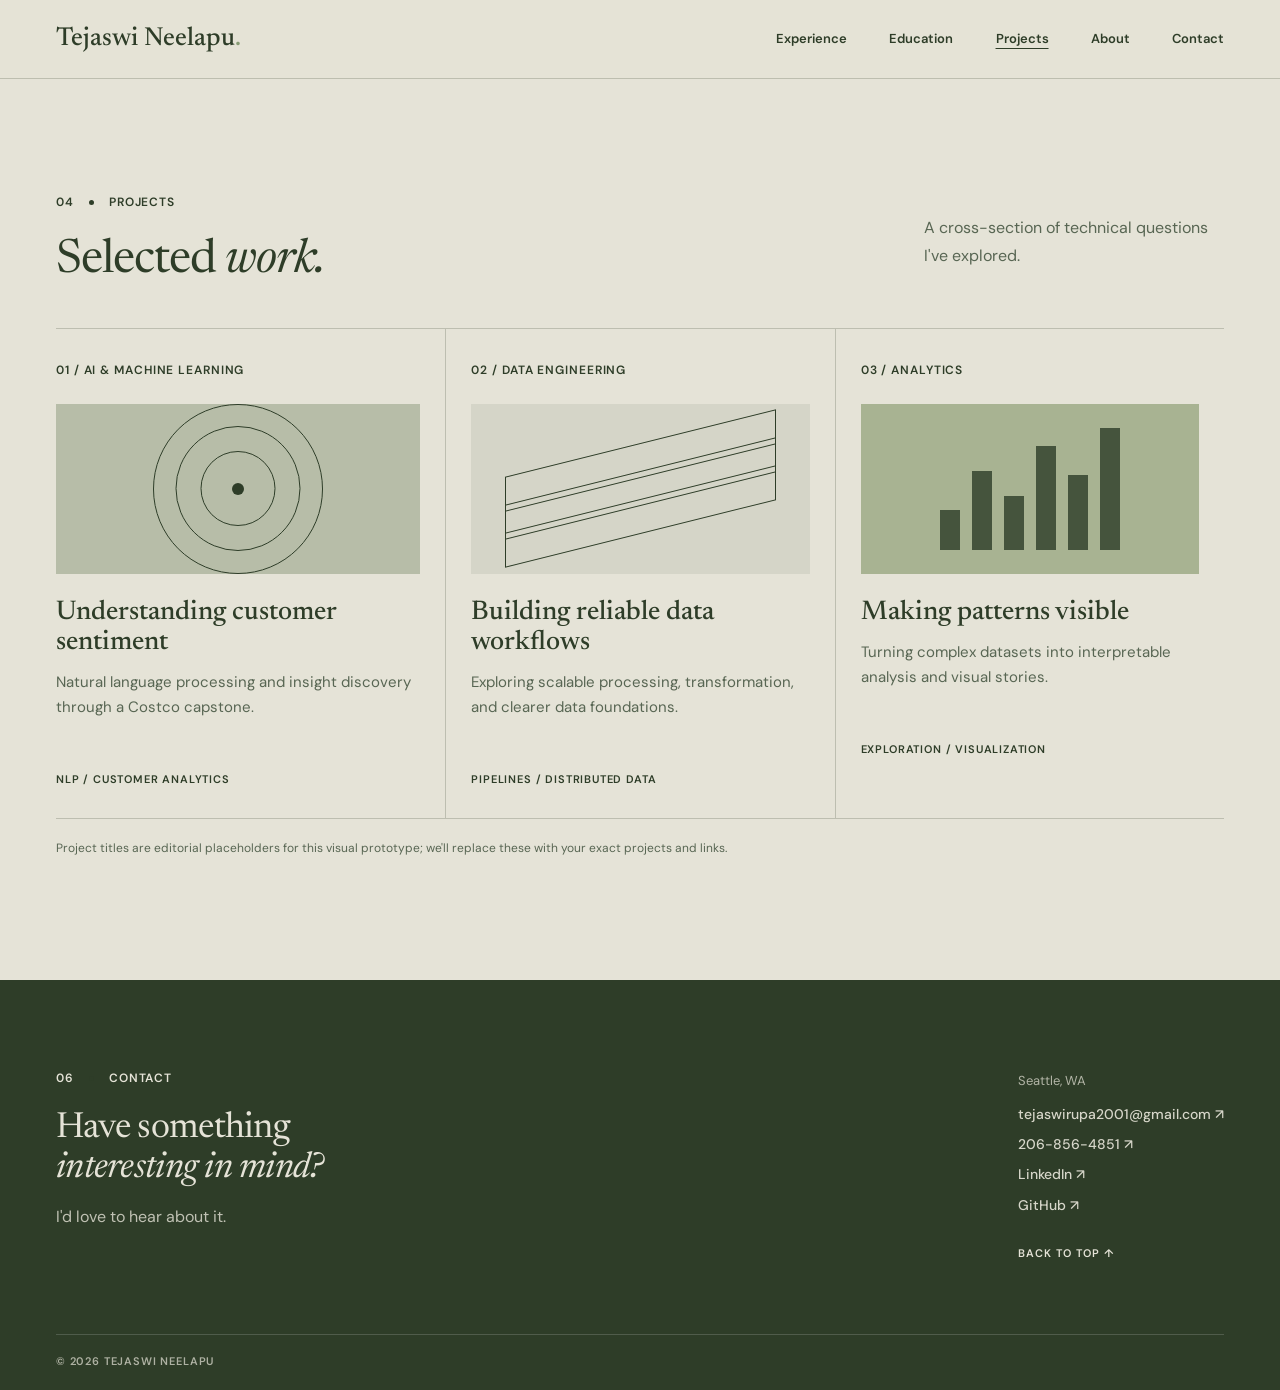
<file: projects.html>
<!DOCTYPE html>

<html lang="en">
<head>
<meta charset="utf-8"/>
<meta content="width=device-width, initial-scale=1" name="viewport"/>
<meta content="#e5e3d7" name="theme-color"/>
<meta content="Portfolio of Tejaswi Neelapu — data engineering, analytics, and applied AI." name="description"/>
<title>Projects — Tejaswi Neelapu</title>
<link href="https://fonts.googleapis.com" rel="preconnect"/>
<link crossorigin="" href="https://fonts.gstatic.com" rel="preconnect"/>
<link href="https://fonts.googleapis.com/css2?family=DM+Sans:wght@400;500;600;700&amp;family=Newsreader:opsz,wght@6..72,400;6..72,500;6..72,600&amp;display=swap" rel="stylesheet"/>
<link href="./styles.css?v=20261115-heading-scale" rel="stylesheet"/>
<script defer="" src="./script.js"></script>
</head>
<body>
<a class="skip-link" href="#main">Skip to content</a>
<header class="site-header">
<div class="wrap header-layout">
<a class="wordmark" href="index.html">Tejaswi Neelapu<span class="wordmark-period">.</span></a>
<nav aria-label="Main navigation" id="main-nav">
<a href="experience.html">Experience</a><a href="education.html">Education</a><a aria-current="page" href="projects.html">Projects</a><a href="about.html">About</a><a href="contact.html">Contact</a>
</nav>
<button aria-controls="main-nav" aria-expanded="false" aria-label="Toggle navigation" class="mobile-menu"><span></span><span></span></button>
</div>
</header>
<main id="main">


<section aria-labelledby="projects-title" class="section projects-section" id="projects">
<div class="wrap"><div class="section-top"><div><span class="index-label">04 <span class="section-dot"></span> PROJECTS</span><h2 id="projects-title">Selected <em>work.</em></h2></div><p>A cross-section of technical questions I've explored.</p></div>
<div class="project-grid">
<article class="project"><span class="project-number">01 / AI &amp; MACHINE LEARNING</span><div aria-hidden="true" class="project-art project-art-one"><span class="art-ring ring-one"></span><span class="art-ring ring-two"></span><span class="art-ring ring-three"></span><span class="art-dot"></span></div><h3>Understanding customer sentiment</h3><p>Natural language processing and insight discovery through a Costco capstone.</p><span class="project-foot">NLP / CUSTOMER ANALYTICS</span></article>
<article class="project"><span class="project-number">02 / DATA ENGINEERING</span><div aria-hidden="true" class="project-art project-art-two"><span class="art-flow f1"></span><span class="art-flow f2"></span><span class="art-flow f3"></span></div><h3>Building reliable data workflows</h3><p>Exploring scalable processing, transformation, and clearer data foundations.</p><span class="project-foot">PIPELINES / DISTRIBUTED DATA</span></article>
<article class="project"><span class="project-number">03 / ANALYTICS</span><div aria-hidden="true" class="project-art project-art-three"><span class="art-bars"><i></i><i></i><i></i><i></i><i></i><i></i></span></div><h3>Making patterns visible</h3><p>Turning complex datasets into interpretable analysis and visual stories.</p><span class="project-foot">EXPLORATION / VISUALIZATION</span></article>
</div><p class="content-note">Project titles are editorial placeholders for this visual prototype; we'll replace these with your exact projects and links.</p>
</div>
</section>

</main>
<footer id="contact">
  <div class="wrap footer-layout">
    <div class="footer-intro">
      <span class="index-label">06 <span class="section-dot"></span> CONTACT</span>
      <h2>Have something<br><em>interesting in mind?</em></h2>
      <p>I'd love to hear about it.</p>
    </div>
    <div class="footer-right">
      <div class="footer-contact-links" aria-label="Contact and social links">
        <span class="footer-location">Seattle, WA</span>
        <a href="mailto:tejaswirupa2001@gmail.com">tejaswirupa2001@gmail.com <span aria-hidden="true">↗</span></a>
        <a href="tel:+12068564851">206-856-4851 <span aria-hidden="true">↗</span></a>
        <a href="https://www.linkedin.com/in/tejaswirupa/" target="_blank" rel="noopener noreferrer">LinkedIn <span aria-hidden="true">↗</span></a>
        <a href="https://github.com/tejaswirupa" target="_blank" rel="noopener noreferrer">GitHub <span aria-hidden="true">↗</span></a>
      </div>
      <a class="back-top" href="#main">BACK TO TOP ↑</a>
    </div>
  </div>
  <div class="wrap copyright">© <span id="year">2026</span> TEJASWI NEELAPU</div>
</footer>
</body>
</html>
</file>
<file: styles.css>
:root{--ivory:#e5e3d7;--sage:#a3b087;--olive:#2e3d28;--muted:#586653;--line:rgba(46,61,40,.22);--white:#f7f6f0;--serif:'Newsreader',Georgia,serif;--sans:'DM Sans',Arial,sans-serif}*{box-sizing:border-box}html{scroll-behavior:smooth;scroll-padding-top:84px}body{margin:0;background:var(--ivory);color:var(--olive);font-family:var(--sans);font-size:16px;line-height:1.55}a{color:inherit;text-decoration:none}button{font:inherit}img{max-width:100%;display:block}::selection{background:var(--sage);color:var(--olive)}.wrap{width:min(1280px,calc(100% - 112px));margin:auto}.skip-link{position:absolute;z-index:30;left:12px;top:-80px;background:var(--olive);color:var(--white);padding:12px}.skip-link:focus{top:12px}.grid-paper{background-image:linear-gradient(to right,rgba(46,61,40,.085) 1px,transparent 1px),linear-gradient(to bottom,rgba(46,61,40,.085) 1px,transparent 1px);background-size:88px 88px;background-position:center top}.site-header{position:relative;z-index:10;border-bottom:1px solid var(--line);background:rgba(229,227,215,.96)}.header-layout{min-height:78px;display:flex;align-items:center;justify-content:space-between;gap:20px}.wordmark{font:500 26px/1 var(--serif);white-space:nowrap}.wordmark-period{color:#879c74}.site-header nav{display:flex;align-items:center;gap:clamp(18px,3.3vw,48px)}.site-header nav a{font-size:13px;font-weight:600;transition:opacity .2s}.site-header nav a:hover{opacity:.55}.mobile-menu{display:none}.micro,.index-label,.portrait-caption,.project-number,.project-foot,.tags,.content-note,.panel-foot,.copyright{font-size:12px;letter-spacing:.075em;font-weight:600}.hero{overflow:hidden}.hero-topline,.hero-baseline{display:flex;justify-content:space-between;gap:20px}.hero-topline{padding:25px 0 18px;border-bottom:1px solid var(--line)}.hero-layout{display:grid;grid-template-columns:minmax(0,.96fr) minmax(0,1.04fr);align-items:center;gap:5.2%;min-height:620px;padding:52px 0 34px}.index-label{display:inline-flex;align-items:center;gap:15px}.short-rule{display:inline-block;width:40px;border-top:1px solid currentColor;opacity:.6}.hero h1{font:400 clamp(48px,5.5vw,82px)/.99 var(--serif);letter-spacing:-.035em;margin:34px 0 28px}.hero h1 em,h2 em{font-weight:400}.hero-lead{font-size:clamp(16px,1.4vw,19px);line-height:1.7;max-width:475px;margin:0;color:var(--muted)}.hero-actions{display:flex;gap:30px;flex-wrap:wrap;align-items:center;margin-top:36px}.button-primary{background:var(--olive);padding:14px 20px;color:var(--white);font-size:13px;font-weight:600;display:inline-flex;gap:26px;align-items:center;transition:transform .25s,background .25s}.button-primary:hover{transform:translateY(-3px);background:#43573c}.quiet-link{display:inline-flex;align-items:center;gap:12px;font-size:14px;font-weight:600;border-bottom:1px solid currentColor;padding-bottom:5px;transition:gap .2s}.quiet-link:hover{gap:19px}.hero-visual{position:relative;padding:0 8% 16px 2%}.portrait-mat{height:clamp(400px,42vw,540px);overflow:hidden;background:var(--sage)}.portrait-mat img{width:100%;height:100%;object-fit:cover;object-position:50% 55%;filter:saturate(.86) contrast(.98)}.portrait-caption{text-align:right;margin:13px 0 0}.botanical{stroke:var(--muted);stroke-width:1.4;opacity:.56;stroke-linecap:round;stroke-linejoin:round}.hero-flower{position:absolute;width:120px;height:180px;right:-26px;bottom:-30px;transform:rotate(-17deg);pointer-events:none}.hero-baseline{align-items:center;padding:17px 0 23px;border-top:1px solid var(--line)}.hero-baseline a{white-space:nowrap}.section{padding:110px 0}.experience-section{background:var(--white)}.section-grid{display:grid;grid-template-columns:32% 1fr;gap:8%}.section-intro h2,.section-top h2,.about-grid h2,footer h2{font:400 clamp(40px,4vw,60px)/1.04 var(--serif);letter-spacing:-.025em;margin:23px 0 20px}.section-intro>p,.section-top>p,.about-grid>div>p{max-width:300px;color:var(--muted);font-size:16px;line-height:1.75}.experience-list{border-top:1px solid var(--line)}.experience-row{border-bottom:1px solid var(--line)}.experience-row summary{list-style:none;cursor:pointer;display:grid;grid-template-columns:1.25fr 1.6fr auto 22px;gap:12px;align-items:center;padding:24px 0}.experience-row summary::-webkit-details-marker{display:none}.experience-row summary:hover .company{transform:translateX(5px)}.company{font-size:20px;font-family:var(--serif);font-weight:500;transition:transform .2s}.role,.date{font-size:14px}.date{white-space:nowrap}.expand-symbol{font-size:23px;font-weight:400;line-height:1}.experience-row[open] .expand-symbol{transform:rotate(45deg)}.experience-detail{max-width:570px;padding:0 0 22px 0;color:var(--muted);font-size:15px}.experience-detail p{margin:0 0 13px}.tags{font-size:11px}.content-note{font-size:12px;font-weight:400;color:var(--muted);letter-spacing:0;margin-top:20px}.projects-section{background:var(--ivory)}.section-top{display:flex;align-items:end;justify-content:space-between;gap:30px;margin-bottom:42px}.section-top h2{margin-bottom:0}.project-grid{display:grid;grid-template-columns:repeat(3,minmax(0,1fr));border-top:1px solid var(--line);border-bottom:1px solid var(--line)}.project{padding:28px 25px 27px 0;min-width:0}.project+.project{border-left:1px solid var(--line);padding-left:25px}.project-art{margin:22px 0 24px;height:170px;position:relative;overflow:hidden}.project-art-one{background:#b7bda8}.project-art-two{background:#d5d5c8}.project-art-three{background:#a8b392}.project-art-one .art-ring{position:absolute;border:1px solid var(--olive);border-radius:50%;width:170px;height:170px;top:0;left:50%;transform:translateX(-50%)}.project-art-one .ring-two{width:125px;height:125px;top:22px}.project-art-one .ring-three{width:75px;height:75px;top:47px}.art-dot{position:absolute;width:12px;height:12px;border-radius:50%;background:var(--olive);top:calc(50% - 6px);left:calc(50% - 6px)}.art-flow{position:absolute;border:1px solid var(--olive);width:80%;height:35px;left:10%;transform:skewY(-14deg)}.f1{top:39px}.f2{top:67px}.f3{top:95px}.art-bars{display:flex;align-items:end;justify-content:center;height:100%;gap:12px;padding:24px}.art-bars i{display:block;background:var(--olive);width:20px;opacity:.8}.art-bars i:nth-child(1){height:33%}.art-bars i:nth-child(2){height:65%}.art-bars i:nth-child(3){height:44%}.art-bars i:nth-child(4){height:85%}.art-bars i:nth-child(5){height:61%}.art-bars i:nth-child(6){height:100%}.project h3{font:500 27px/1.12 var(--serif);margin:0 0 12px}.project>p{font-size:15px;line-height:1.65;color:var(--muted);min-height:74px;margin:0 0 22px}.project-foot{font-size:11px}.about-section{border-top:1px solid var(--line);padding:90px 0}.about-grid{display:grid;grid-template-columns:1fr 1fr;gap:12%;align-items:center}.about-grid>div>p{max-width:480px}.about-grid .quiet-link{margin-top:22px}.about-panel{background:var(--sage);min-height:315px;position:relative;display:flex;align-items:center;padding:42px;overflow:hidden}.about-panel-inner{max-width:330px;position:relative;z-index:1}.about-panel-inner>span{font-size:12px;letter-spacing:.08em;font-weight:600}.about-panel-inner p{font:400 31px/1.2 var(--serif);margin:28px 0 42px}.corner-flower{position:absolute;width:130px;height:195px;right:-28px;bottom:-50px;opacity:.38;transform:rotate(23deg)}footer{background:var(--olive);color:var(--ivory);padding:85px 0 20px}.footer-layout{display:flex;justify-content:space-between;gap:35px}.footer-layout h2{margin-bottom:8px}.footer-layout p{opacity:.8}.footer-right{display:flex;flex-direction:column;align-items:flex-end;justify-content:space-between;padding:52px 0 15px}.footer-right>a:first-child{font:400 28px var(--serif);border-bottom:1px solid var(--ivory);padding-bottom:5px}.back-top{font-size:12px;letter-spacing:.08em}.copyright{display:flex;justify-content:space-between;gap:20px;border-top:1px solid rgba(255,255,255,.23);margin-top:72px;padding-top:18px;font-size:11px;opacity:.7}a:focus-visible,button:focus-visible,summary:focus-visible{outline:3px solid #77915e;outline-offset:4px}@media(max-width:950px){.wrap{width:min(100% - 56px,1280px)}.hero-layout{min-height:0}.hero h1{font-size:clamp(42px,5.5vw,65px)}.experience-row summary{grid-template-columns:1fr 1fr 22px}.experience-row .date{grid-column:2;grid-row:2}.expand-symbol{grid-column:3;grid-row:1}.role{grid-column:2;grid-row:1}.project h3{font-size:23px}}@media(max-width:700px){.wrap{width:calc(100% - 38px)}.header-layout{min-height:66px}.wordmark{font-size:22px}.mobile-menu{display:flex;flex-direction:column;gap:6px;justify-content:center;align-items:center;background:transparent;border:1px solid var(--line);width:44px;height:40px}.mobile-menu span{width:19px;border-top:1.5px solid var(--olive)}.site-header nav{display:none;position:absolute;top:66px;left:0;right:0;padding:24px 19px;background:var(--ivory);border-bottom:1px solid var(--line);flex-direction:column;align-items:flex-start;gap:19px}.site-header nav.open{display:flex}.hero-topline{font-size:10px}.hero-topline span:last-child{display:none}.hero-layout{grid-template-columns:1fr;gap:35px;padding:45px 0 35px}.hero h1{font-size:clamp(48px,11vw,70px);margin:22px 0}.hero-lead{max-width:510px}.hero-actions{margin-top:28px;gap:20px}.hero-visual{padding:0 13% 0 0}.portrait-mat{height:auto;aspect-ratio:4/4.3}.portrait-mat img{object-position:center 52%}.hero-flower{right:0;bottom:-28px;width:90px}.hero-baseline{font-size:10px}.hero-baseline>span{display:none}.section{padding:73px 0}.section-grid,.about-grid{grid-template-columns:1fr;gap:31px}.section-intro h2,.section-top h2,.about-grid h2,footer h2{font-size:45px}.experience-row summary{grid-template-columns:1.2fr 1fr 22px;gap:10px;padding:20px 0}.company{font-size:19px}.role,.date{font-size:12px}.section-top{display:block}.section-top>p{margin-top:12px}.project-grid{grid-template-columns:1fr}.project{padding:25px 0!important}.project+.project{border-left:0;border-top:1px solid var(--line)}.project-art{height:175px}.project>p{min-height:0}.about-panel{min-height:280px}.footer-layout{display:block}.footer-right{padding:25px 0 0;align-items:flex-start;gap:60px}.copyright{margin-top:56px;flex-wrap:wrap}.grid-paper{background-size:65px 65px}}@media(prefers-reduced-motion:reduce){html{scroll-behavior:auto}*,*:before,*:after{transition-duration:.01ms!important;animation-duration:.01ms!important}}



/* =========================================
   ABOUT PAGE — PERSONAL PHOTOGRAPHY
   ========================================= */

.personal-gallery {
  display: grid;
  grid-template-columns: repeat(2, minmax(0, 1fr));
  gap: 18px;
  align-items: start;
}

.personal-gallery figure {
  margin: 0;
  min-width: 0;
}

.personal-gallery figure:nth-child(2) {
  margin-top: 48px;
}

.personal-gallery .personal-photo {
  display: block;
  width: 100%;
  height: auto;
  aspect-ratio: 3 / 4;
  object-fit: cover;
  object-position: center;
  border: 1px solid var(--line);
  background-color: #c6ccbb;
}

.personal-gallery figcaption {
  margin-top: 10px;
  font-size: 13px;
  line-height: 1.5;
  color: var(--muted);
}

/* Mobile layout */

@media (max-width: 700px) {
  .personal-gallery {
    grid-template-columns: repeat(2, minmax(0, 1fr));
    gap: 12px;
  }

  .personal-gallery figure:nth-child(2) {
    margin-top: 26px;
  }

  .personal-gallery figcaption {
    font-size: 12px;
  }
}


/* Current homepage and experience refinements */
.section-dot{display:inline-block;width:5px;height:5px;border-radius:50%;background:var(--olive);flex-shrink:0}
.experience-row summary{grid-template-columns:minmax(125px,1fr) minmax(165px,1.45fr) minmax(170px,auto) 22px;gap:16px}
.experience-row .role{line-height:1.5}
.experience-row .role small{display:block;font-size:12px;font-weight:400;color:var(--muted);margin-top:3px}
.experience-row .date{font-size:13px;line-height:1.5;white-space:normal;text-align:right}
.experience-detail{max-width:720px;padding-bottom:32px}
.experience-detail .job-location{margin:0 0 18px;font-size:13px;font-weight:600;color:var(--olive)}
.achievement-list{margin:0 0 25px;padding-left:21px;list-style:disc}
.achievement-list li{font-size:15px;line-height:1.75;color:var(--muted);margin-bottom:13px;padding-left:3px}
.achievement-list li::marker{color:var(--sage)}
.experience-detail .tags{display:block;margin-top:20px;font-size:11px;line-height:1.8;letter-spacing:.04em;font-weight:600}
@media(max-width:1050px){
 .experience-row summary{grid-template-columns:minmax(0,1fr) minmax(0,1.4fr) 22px;gap:12px}
 .experience-row .company{grid-column:1;grid-row:1}
 .experience-row .role{grid-column:2;grid-row:1}
 .experience-row .date{grid-column:2;grid-row:2;text-align:left}
 .experience-row .expand-symbol{grid-column:3;grid-row:1}
}
@media(max-width:700px){
 .experience-row summary{grid-template-columns:minmax(0,1fr) 25px;gap:7px 12px;padding:24px 0}
 .experience-row .company{grid-column:1;grid-row:1;font-size:20px}
 .experience-row .role{grid-column:1;grid-row:2;font-size:14px}
 .experience-row .role small{font-size:12px}
 .experience-row .date{grid-column:1;grid-row:3;font-size:13px;margin-top:6px}
 .experience-row .expand-symbol{grid-column:2;grid-row:1}
 .achievement-list li{font-size:14px;line-height:1.7}
}

/* Homepage resume button */
.button-secondary{display:inline-flex;align-items:center;justify-content:center;gap:18px;padding:13px 18px;border:1px solid var(--olive);font-size:13px;font-weight:600;color:var(--olive);transition:background .2s,color .2s,transform .2s}
.button-secondary:hover{background:var(--olive);color:var(--white);transform:translateY(-2px)}


/* Education page — architectural editorial layout */
.education-page-title{font:400 clamp(40px,4vw,60px)/1.04 var(--serif);letter-spacing:-.025em;margin:23px 0 20px}
.education-entries{border-top:1px solid var(--line)}
.education-entry{display:grid;grid-template-columns:30% minmax(0,1fr);gap:7%;padding:36px 0 42px;border-bottom:1px solid var(--line)}
.education-label,.education-courses h3,.activity-date{font-size:12px;letter-spacing:.06em;font-weight:600}
.education-entry-side p{margin:12px 0 0;color:var(--muted);font-size:14px}
.education-entry-side .education-gpa{color:var(--olive);font-weight:600}
.education-entry-main h2{font:400 clamp(26px,3vw,38px)/1.15 var(--serif);margin:0 0 7px;letter-spacing:-.02em}
.education-degree{font-size:17px;margin:0 0 20px}
.education-detail{font-size:15px;line-height:1.75;max-width:680px;margin:0 0 22px;color:var(--muted)}
.education-detail strong{color:var(--olive)}
.education-detail a,.activity-link a{color:var(--olive);text-decoration:underline;text-underline-offset:4px;white-space:nowrap}
.education-courses{border-top:1px solid var(--line);padding-top:18px}
.education-courses h3{margin:0 0 10px;text-transform:uppercase}
.education-courses p{font-size:14px;line-height:1.9;color:var(--muted);margin:0}
.education-involvement{background:var(--white)}
.education-activity-list{border-top:1px solid var(--line)}
.education-activity{display:grid;grid-template-columns:34% minmax(0,1fr);gap:6%;border-bottom:1px solid var(--line);padding:25px 0}
.education-activity h3{font:400 26px/1.2 var(--serif);margin:0 0 5px}
.education-activity .activity-affiliation{font-weight:600;font-size:14px;color:var(--olive);margin:0 0 6px}
.education-activity .activity-date{display:block;color:var(--muted);font-size:12px;letter-spacing:0;margin-top:10px}
.education-activity>p,.education-activity>ul{font-size:15px;line-height:1.8;color:var(--muted);margin:0;max-width:770px}
.education-activity>ul{padding-left:20px}
.education-activity>ul li+li{margin-top:9px}
.education-activity .activity-link{margin:12px 0 0;font-size:13px}
.education-campus{background:var(--ivory)}
/* Preserve a clean photography presentation even if an older HTML page is cached */
.portrait-caption,.personal-gallery figcaption{display:none!important}
.site-header nav a[aria-current="page"]{text-decoration:underline;text-underline-offset:5px}
@media(max-width:800px){
 .education-entry,.education-activity{grid-template-columns:1fr;gap:16px}
 .education-entry{padding:26px 0 32px}
 .education-activity{padding:24px 0}
}

/* Restrained botanical corner details for the Education page */
.education-section,.education-involvement,.education-campus{position:relative;overflow:hidden;isolation:isolate}
.education-section>.wrap,.education-involvement>.wrap,.education-campus>.wrap{position:relative;z-index:1}
.mini-flower{position:absolute;width:72px;height:105px;stroke:var(--olive);stroke-width:1.05;stroke-linecap:round;stroke-linejoin:round;opacity:.19;pointer-events:none;z-index:0}
.mini-flower-1{top:26px;right:28px;transform:rotate(12deg)}
.mini-flower-2{bottom:24px;left:22px;transform:rotate(-12deg);opacity:.14}
.mini-flower-3{top:26px;right:30px;transform:rotate(-9deg);opacity:.15}
@media(max-width:700px){.mini-flower{width:48px;height:70px;opacity:.1}.mini-flower-1,.mini-flower-3{right:9px;top:12px}.mini-flower-2{left:8px;bottom:12px}}

/* Consistent, restrained contact footer across all pages */
footer .footer-layout{align-items:start;gap:clamp(32px,5vw,90px)}
footer .footer-intro{min-width:0}
footer .footer-intro h2{font:400 clamp(28px,3.1vw,40px)/1.12 var(--serif);letter-spacing:-.02em;margin:19px 0 12px}
footer .footer-right{display:flex;flex-direction:column;align-items:flex-start;justify-content:space-between;gap:30px;padding:6px 0 0;min-width:0}
footer .footer-contact-links{display:flex;flex-direction:column;align-items:flex-start;gap:10px}
footer .footer-contact-links a{font:500 14px/1.45 var(--sans);letter-spacing:0;overflow-wrap:anywhere;border:0;padding:0;text-decoration:none;opacity:.92}
footer .footer-contact-links a:hover{text-decoration:underline;text-underline-offset:4px;opacity:1}
footer .footer-location{font-size:13px;opacity:.72;margin-bottom:3px}
footer .footer-right>a.back-top{font:600 11px/1.5 var(--sans);letter-spacing:.09em;border:0;padding:0}
footer .copyright{display:block}
@media(max-width:700px){footer .footer-layout{display:block}footer .footer-right{padding:22px 0 0;gap:30px}footer .footer-intro h2{font-size:30px}}

/* Gentle heading scale refinement: retain typographic hierarchy and fonts */
.hero h1{font-size:clamp(44px,5.1vw,74px)}
.section-intro h2,.section-top h2,.about-grid h2{font-size:clamp(36px,3.7vw,54px)}
.education-page-title{font-size:clamp(36px,3.7vw,54px)}
.education-entry-main h2{font-size:clamp(24px,2.8vw,35px)}
.education-activity h3{font-size:24px}
footer .footer-intro h2{font-size:clamp(26px,2.9vw,36px)}
@media(max-width:950px){.hero h1{font-size:clamp(39px,5.1vw,59px)}}
@media(max-width:700px){
 .hero h1{font-size:clamp(43px,10vw,63px)}
 .section-intro h2,.section-top h2,.about-grid h2,.education-page-title{font-size:clamp(35px,8.5vw,41px)}
 footer .footer-intro h2{font-size:28px}
}
</file>
